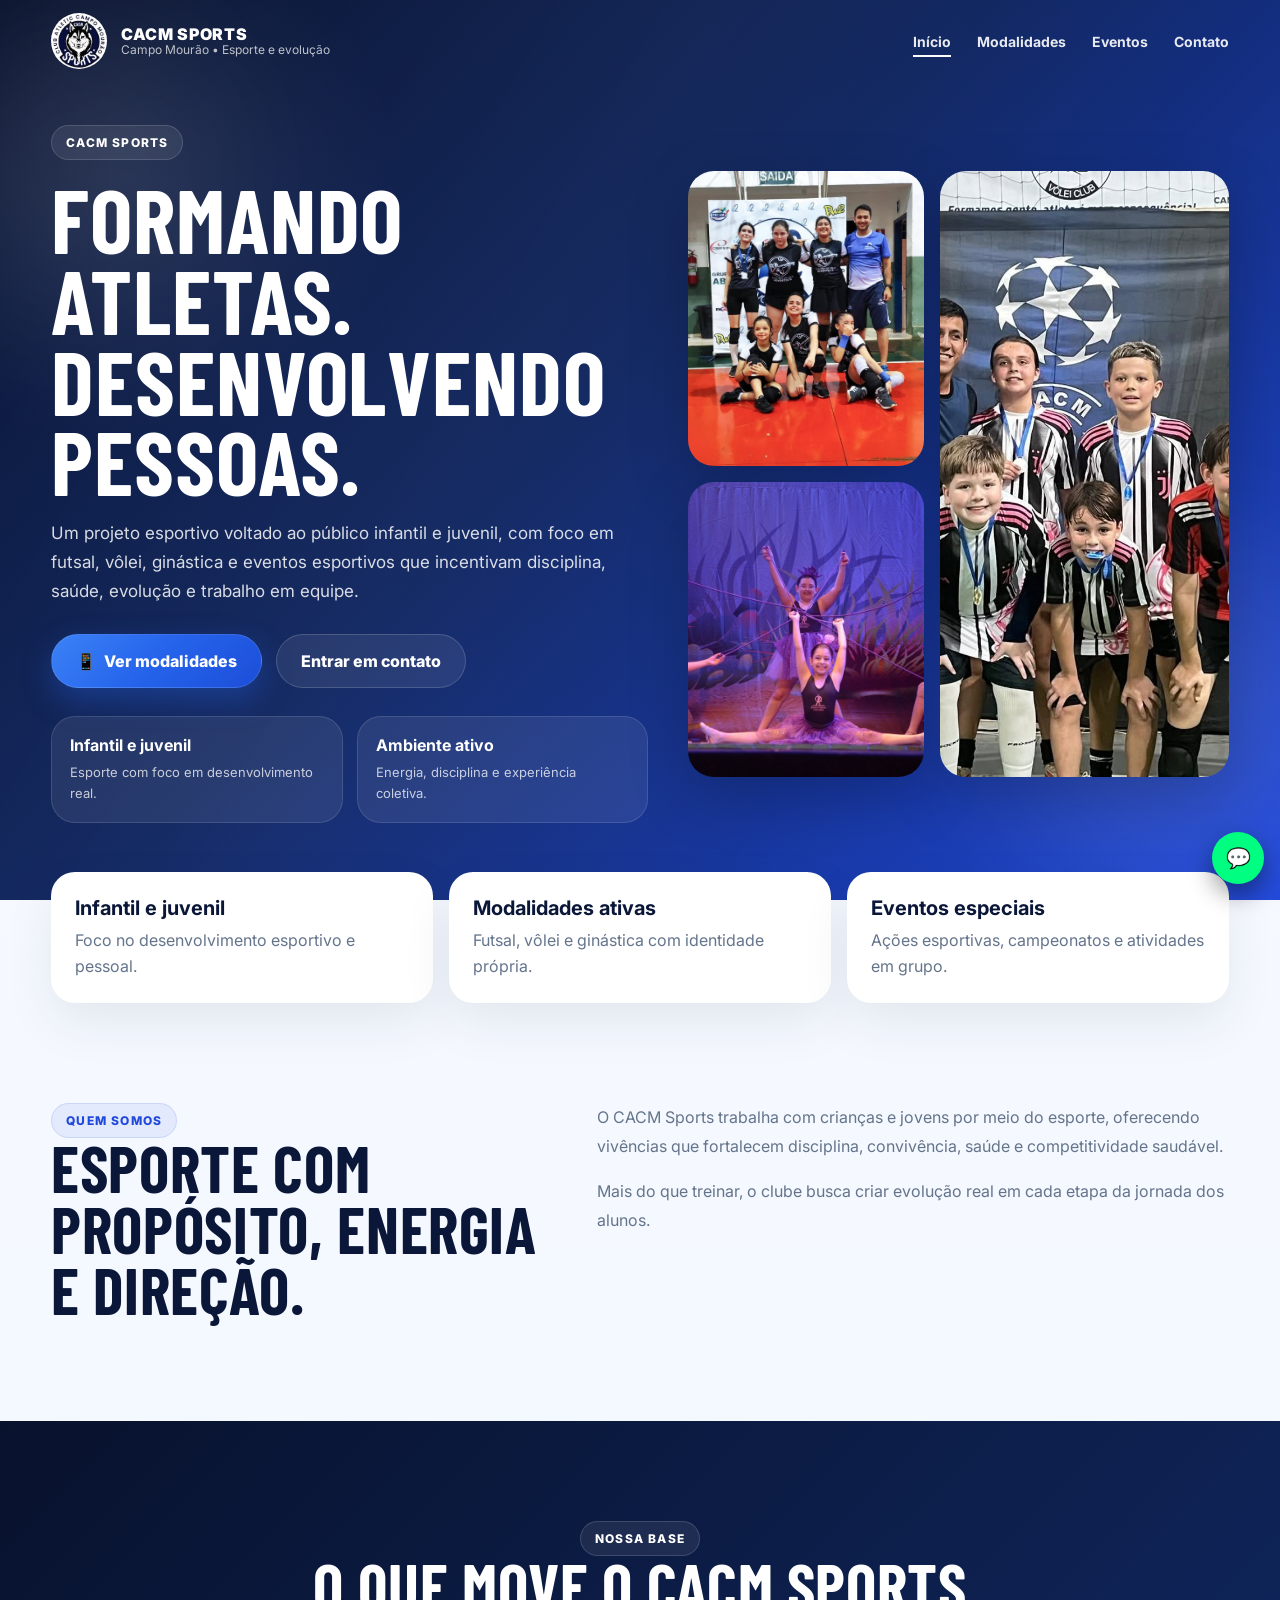
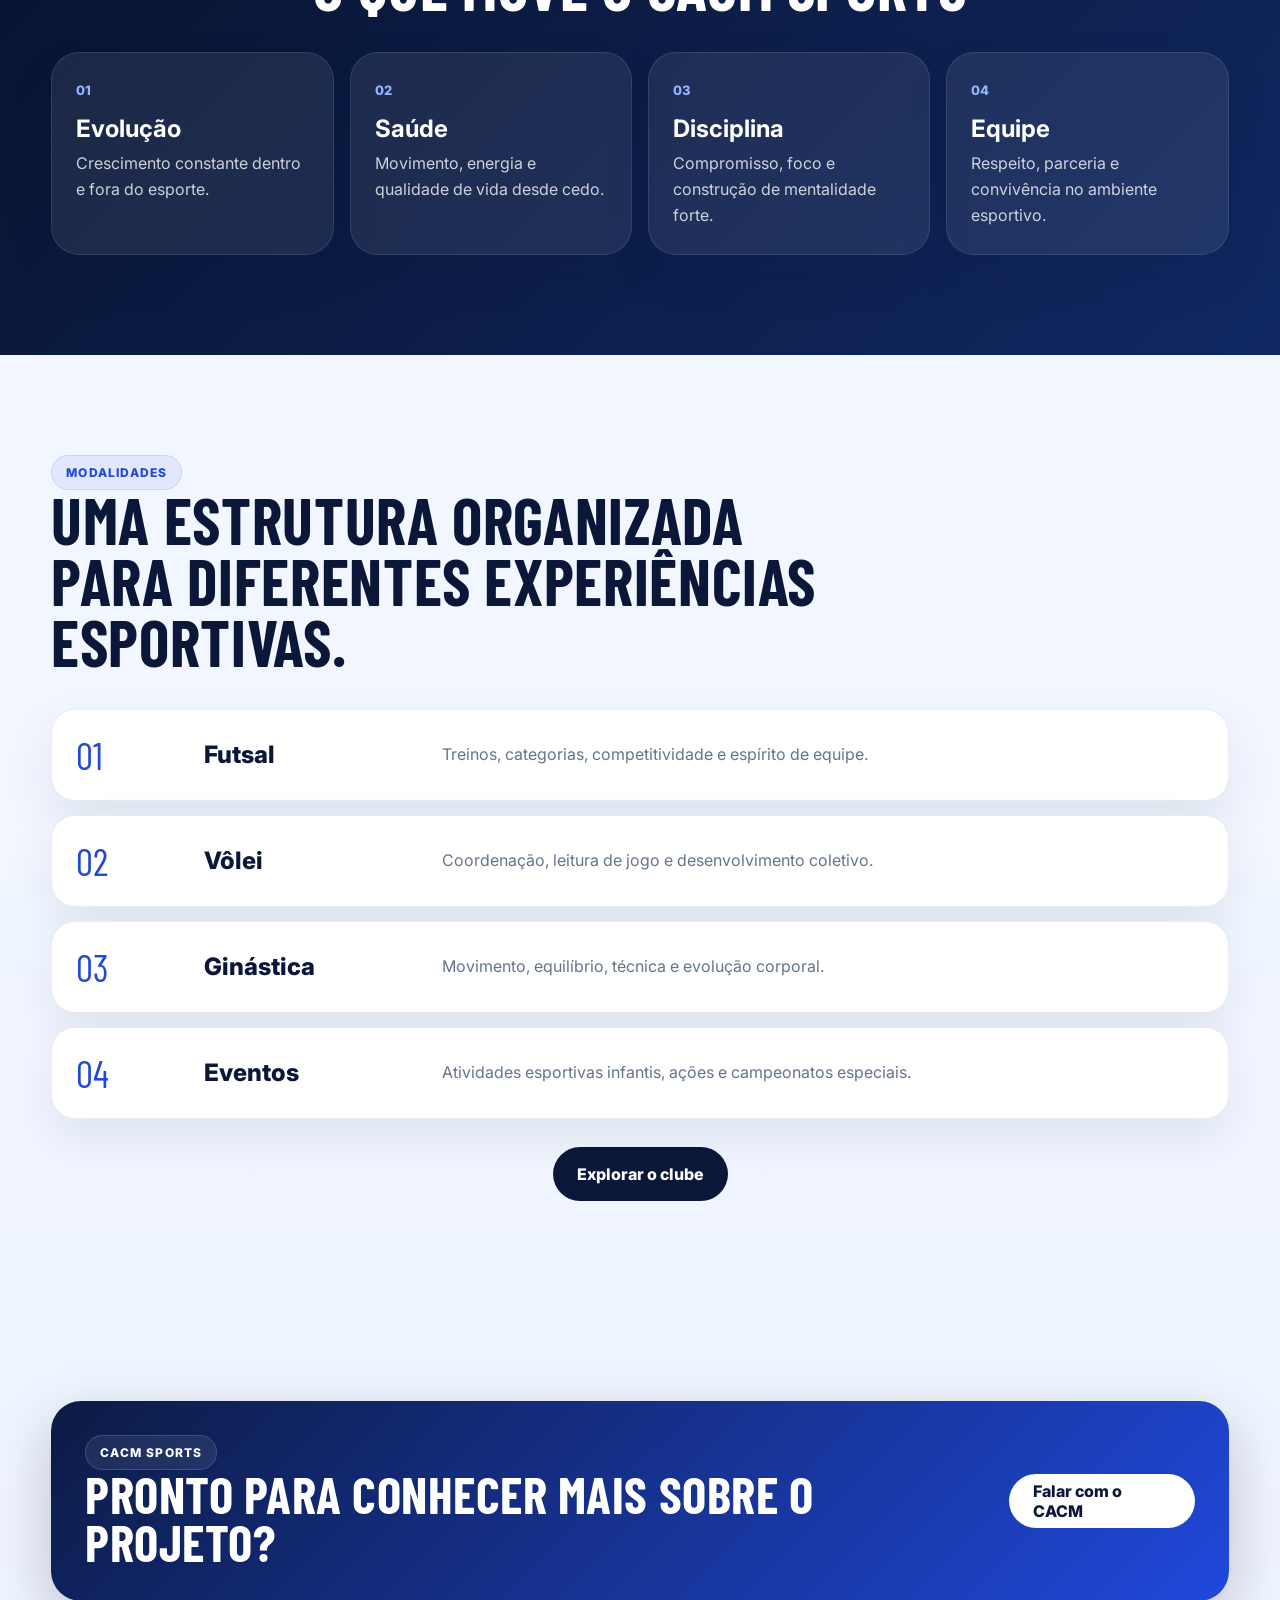
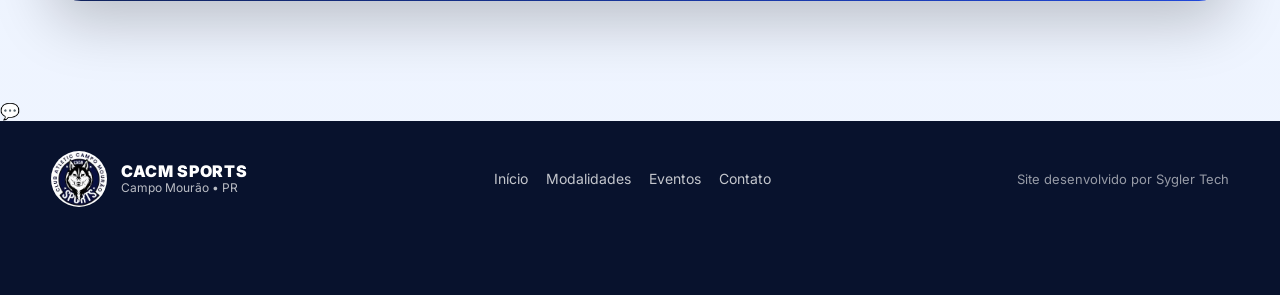
<file: index.html>
<!DOCTYPE html>
<html lang="pt-BR">
<head>
  <meta charset="UTF-8" />
  <meta name="viewport" content="width=device-width, initial-scale=1.0" />
  <title>CACM Sports | Início</title>
  <meta
    name="description"
    content="CACM Sports - futsal, vôlei, ginástica e eventos esportivos infantis em Campo Mourão."
  />
  <link rel="preconnect" href="https://fonts.googleapis.com" />
  <link rel="preconnect" href="https://fonts.gstatic.com" crossorigin />
  <link
    href="https://fonts.googleapis.com/css2?family=Inter:wght@400;500;600;700;800;900&family=Barlow+Condensed:wght@600;700;800&display=swap"
    rel="stylesheet"
  />
  <link rel="stylesheet" href="style.css" />
</head>

<a
  href="https://wa.me/5544999893570?text=Olá! Quero saber mais sobre o CACM Sports."
  class="whatsapp"
  target="_blank"
  rel="noopener noreferrer"
  aria-label="WhatsApp"
>💬</a>





<body>
  <header class="header" id="header">
    <div class="container nav-wrap">
      <a href="index.html" class="brand">
        <img src="imgs/logo-cacm.png" alt="Logo CACM Sports" class="logo" />
        <div class="brand-text">
          <strong>CACM SPORTS</strong>
          <span>Campo Mourão • Esporte e evolução</span>
        </div>
      </a>

      <nav class="nav" id="nav">
        <a href="index.html" class="active">Início</a>
        <a href="modalidades.html">Modalidades</a>
        <a href="eventos.html">Eventos</a>
        <a href="contato.html">Contato</a>
      </nav>

      <button class="menu-btn" id="menuBtn" aria-label="Abrir menu" aria-expanded="false">
        <span></span>
        <span></span>
      </button>
    </div>
  </header>

  <main>
    <section class="hero-v2">
      <div class="hero-bg-shape shape-1"></div>
      <div class="hero-bg-shape shape-2"></div>

      <div class="container hero-v2-grid">
        <div class="hero-v2-copy reveal">
          <span class="tag light">CACM SPORTS</span>
          <h1>FORMANDO ATLETAS. DESENVOLVENDO PESSOAS.</h1>
          <p>
            Um projeto esportivo voltado ao público infantil e juvenil, com foco em
            futsal, vôlei, ginástica e eventos esportivos que incentivam disciplina,
            saúde, evolução e trabalho em equipe.
          </p>

          <div class="hero-actions">
            <a href="modalidades.html" class="btn btn-primary">Ver modalidades</a>
            <a href="contato.html" class="btn btn-secondary">Entrar em contato</a>
          </div>

          <div class="hero-highlights">
            <article>
              <strong>Infantil e juvenil</strong>
              <span>Esporte com foco em desenvolvimento real.</span>
            </article>
            <article>
              <strong>Ambiente ativo</strong>
              <span>Energia, disciplina e experiência coletiva.</span>
            </article>
          </div>
        </div>

        <div class="hero-v2-visual reveal delay-1">
          <div class="hero-photo-card large">
            <img src="imgs/futsal-1.jpg" alt="CACM Sports" />
          </div>
          <div class="hero-photo-card small top">
            <img src="imgs/volei-1.jpg" alt="Vôlei CACM" />
          </div>
          <div class="hero-photo-card small bottom">
            <img src="imgs/ginastica-1.jpg" alt="Ginástica CACM" />
          </div>
        </div>
      </div>
    </section>

    <section class="impact-strip">
      <div class="container impact-grid">
        <article class="impact-box reveal">
          <strong>Infantil e juvenil</strong>
          <span>Foco no desenvolvimento esportivo e pessoal.</span>
        </article>
        <article class="impact-box reveal delay-1">
          <strong>Modalidades ativas</strong>
          <span>Futsal, vôlei e ginástica com identidade própria.</span>
        </article>
        <article class="impact-box reveal delay-2">
          <strong>Eventos especiais</strong>
          <span>Ações esportivas, campeonatos e atividades em grupo.</span>
        </article>
      </div>
    </section>

    <section class="section section-light">
      <div class="container split-section">
        <div class="split-left reveal">
          <span class="tag dark">QUEM SOMOS</span>
          <h2>Esporte com propósito, energia e direção.</h2>
        </div>

        <div class="split-right reveal delay-1">
          <p>
            O CACM Sports trabalha com crianças e jovens por meio do esporte,
            oferecendo vivências que fortalecem disciplina, convivência, saúde
            e competitividade saudável.
          </p>
          <p>
            Mais do que treinar, o clube busca criar evolução real em cada etapa
            da jornada dos alunos.
          </p>
        </div>
      </div>
    </section>

    <section class="section section-dark">
      <div class="container">
        <div class="section-head reveal center light-text">
          <span class="tag light">NOSSA BASE</span>
          <h2>O que move o CACM Sports</h2>
        </div>

        <div class="value-grid">
          <article class="value-card reveal">
            <span>01</span>
            <h3>Evolução</h3>
            <p>Crescimento constante dentro e fora do esporte.</p>
          </article>

          <article class="value-card reveal delay-1">
            <span>02</span>
            <h3>Saúde</h3>
            <p>Movimento, energia e qualidade de vida desde cedo.</p>
          </article>

          <article class="value-card reveal delay-2">
            <span>03</span>
            <h3>Disciplina</h3>
            <p>Compromisso, foco e construção de mentalidade forte.</p>
          </article>

          <article class="value-card reveal delay-3">
            <span>04</span>
            <h3>Equipe</h3>
            <p>Respeito, parceria e convivência no ambiente esportivo.</p>
          </article>
        </div>
      </div>
    </section>

    <section class="section section-light">
      <div class="container">
        <div class="section-head reveal">
          <span class="tag dark">MODALIDADES</span>
          <h2>Uma estrutura organizada para diferentes experiências esportivas.</h2>
        </div>

        <div class="service-list">
          <article class="service-row reveal">
            <div class="service-number">01</div>
            <div class="service-title">Futsal</div>
            <div class="service-desc">Treinos, categorias, competitividade e espírito de equipe.</div>
          </article>

          <article class="service-row reveal delay-1">
            <div class="service-number">02</div>
            <div class="service-title">Vôlei</div>
            <div class="service-desc">Coordenação, leitura de jogo e desenvolvimento coletivo.</div>
          </article>

          <article class="service-row reveal delay-2">
            <div class="service-number">03</div>
            <div class="service-title">Ginástica</div>
            <div class="service-desc">Movimento, equilíbrio, técnica e evolução corporal.</div>
          </article>

          <article class="service-row reveal delay-3">
            <div class="service-number">04</div>
            <div class="service-title">Eventos</div>
            <div class="service-desc">Atividades esportivas infantis, ações e campeonatos especiais.</div>
          </article>
        </div>

        <div class="center-btn reveal">
          <a href="modalidades.html" class="btn btn-dark">Explorar o clube</a>
        </div>
      </div>
    </section>

    <section class="section section-blue">
      <div class="container cta-banner reveal">
        <div>
          <span class="tag light">CACM SPORTS</span>
          <h2>Pronto para conhecer mais sobre o projeto?</h2>
        </div>
        <a href="contato.html" class="btn btn-white">Falar com o CACM</a>
      </div>
    </section>
  </main>

  <a
  href="https://wa.me/5544999893570?text=Olá! Quero saber mais sobre o CACM Sports."
  class="whatsapp-float"
  target="_blank"
  rel="noopener noreferrer"
  aria-label="WhatsApp"
>💬</a>


  <footer class="footer">
    <div class="container footer-wrap">
      <div class="footer-brand">
        <img src="imgs/logo-cacm.png" alt="Logo CACM Sports" class="logo footer-logo" />
        <div>
          <strong>CACM SPORTS</strong>
          <span>Campo Mourão • PR</span>
        </div>
      </div>

      <nav class="footer-nav">
        <a href="index.html">Início</a>
        <a href="modalidades.html">Modalidades</a>
        <a href="eventos.html">Eventos</a>
        <a href="contato.html">Contato</a>
      </nav>

      <p class="footer-note">Site desenvolvido por Sygler Tech</p>
    </div>
  </footer>

  <script src="script.js"></script>
</body>
</html>
</file>
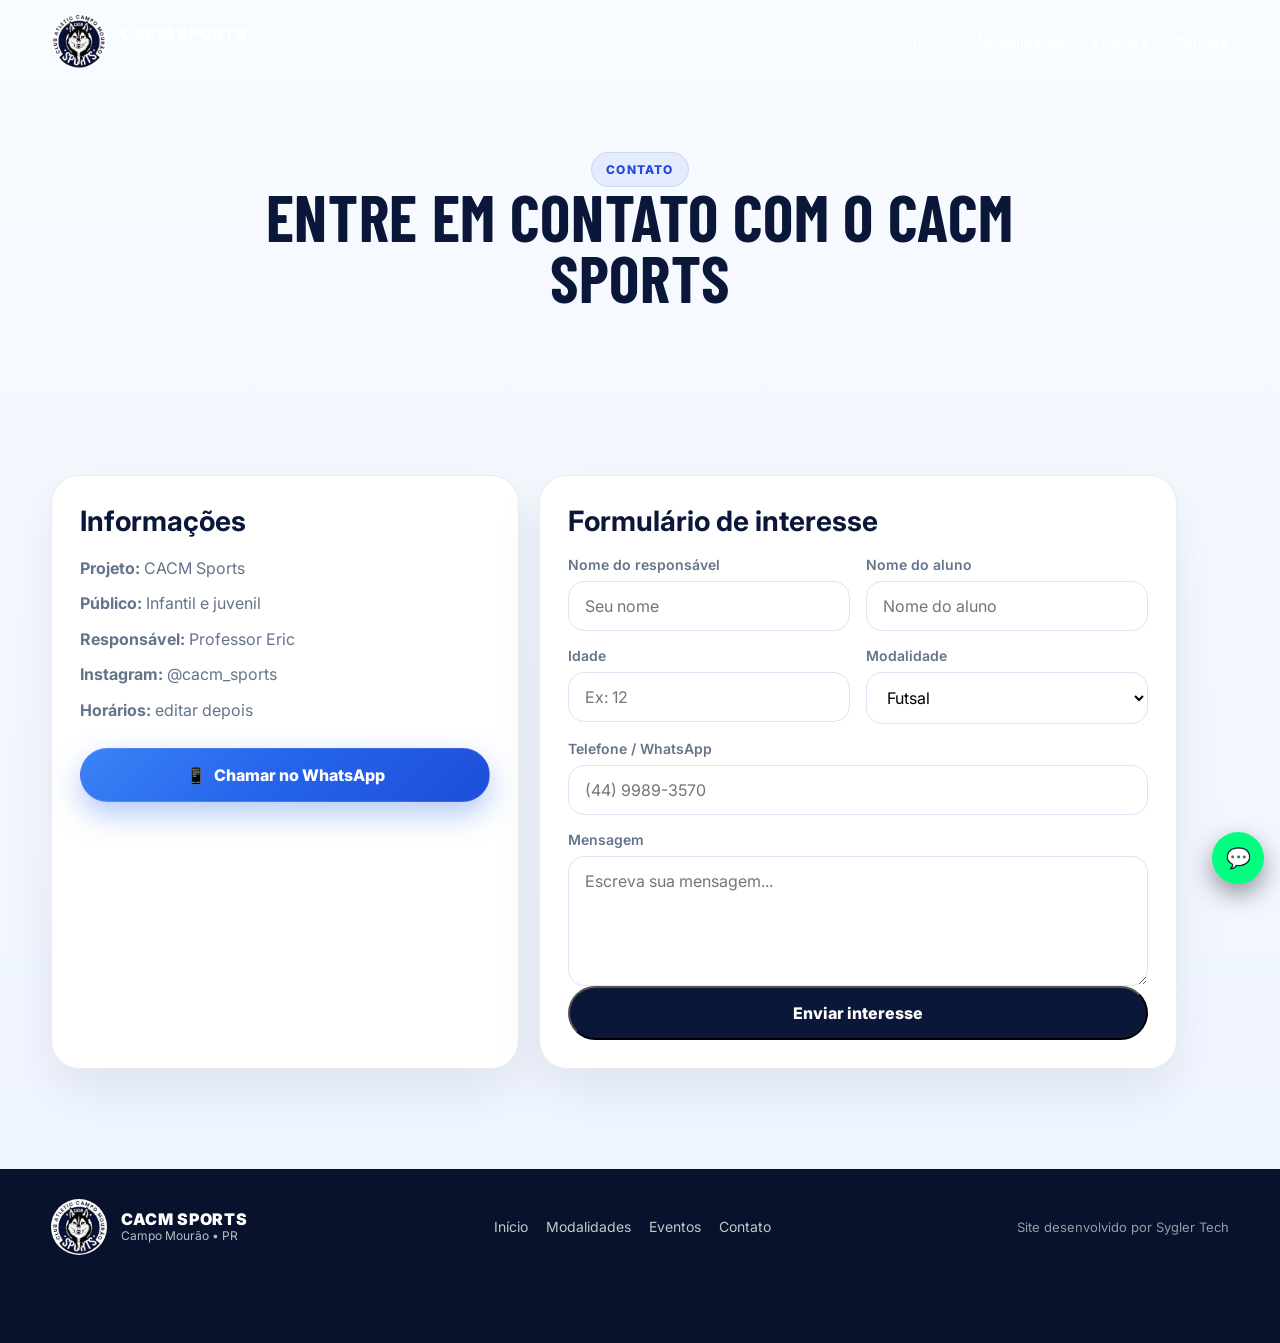
<file: contato.html>
<!DOCTYPE html>
<html lang="pt-BR">
<head>
  <meta charset="UTF-8" />
  <meta name="viewport" content="width=device-width, initial-scale=1.0" />
  <title>CACM Sports | Contato</title>
  <meta name="description" content="Contato CACM Sports." />
  <link rel="preconnect" href="https://fonts.googleapis.com" />
  <link rel="preconnect" href="https://fonts.gstatic.com" crossorigin />
  <link
    href="https://fonts.googleapis.com/css2?family=Inter:wght@400;500;600;700;800;900&family=Barlow+Condensed:wght@600;700;800&display=swap"
    rel="stylesheet"
  />
  <link rel="stylesheet" href="style.css" />
</head>
<body>
  <header class="header" id="header">
    <div class="container nav-wrap">
      <a href="index.html" class="brand">
        <img src="imgs/logo-cacm.png" alt="Logo CACM Sports" class="logo" />
        <div class="brand-text">
          <strong>CACM SPORTS</strong>
          <span>Campo Mourão • Esporte e evolução</span>
        </div>
      </a>

      <nav class="nav" id="nav">
        <a href="index.html">Início</a>
        <a href="modalidades.html">Modalidades</a>
        <a href="eventos.html">Eventos</a>
        <a href="contato.html" class="active">Contato</a>
      </nav>

      <button class="menu-btn" id="menuBtn" aria-label="Abrir menu" aria-expanded="false">
        <span></span>
        <span></span>
      </button>
    </div>
  </header>

  <main class="page-top">
    <section class="subhero-v2">
      <div class="container">
        <div class="section-head reveal center">
          <span class="tag dark">CONTATO</span>
          <h1 class="page-title">Entre em contato com o CACM Sports</h1>
        </div>
      </div>
    </section>

    <section class="section section-light">
      <div class="container contact-layout">
        <div class="contact-info-box reveal">
          <h3>Informações</h3>
          <ul>
            <li><strong>Projeto:</strong> CACM Sports</li>
            <li><strong>Público:</strong> Infantil e juvenil</li>
            <li><strong>Responsável:</strong> Professor Eric</li>
            <li><strong>Instagram:</strong> @cacm_sports</li>
            <li><strong>Horários:</strong> editar depois</li>
          </ul>

          <a
            href="https://wa.me/5544999893570?text=Olá! Quero saber mais sobre o CACM Sports."
            class="btn btn-primary full"
            target="_blank"
            rel="noopener noreferrer"
          >Chamar no WhatsApp</a>
        </div>

        <form class="contact-form-box reveal" id="contactForm">
          <h3>Formulário de interesse</h3>

          <div class="form-grid">
            <div class="field">
              <label for="responsavel">Nome do responsável</label>
              <input type="text" id="responsavel" placeholder="Seu nome" />
            </div>

            <div class="field">
              <label for="aluno">Nome do aluno</label>
              <input type="text" id="aluno" placeholder="Nome do aluno" />
            </div>

            <div class="field">
              <label for="idade">Idade</label>
              <input type="number" id="idade" placeholder="Ex: 12" />
            </div>

            <div class="field">
              <label for="modalidade">Modalidade</label>
              <select id="modalidade">
                <option>Futsal</option>
                <option>Vôlei</option>
                <option>Ginástica</option>
                <option>Eventos esportivos</option>
              </select>
            </div>

            <div class="field full">
              <label for="telefone">Telefone / WhatsApp</label>
              <input type="text" id="telefone" placeholder="(44) 9989-3570" />
            </div>

            <div class="field full">
              <label for="mensagem">Mensagem</label>
              <textarea id="mensagem" rows="5" placeholder="Escreva sua mensagem..."></textarea>
            </div>
          </div>

          <button type="submit" class="btn btn-dark full">Enviar interesse</button>
        </form>
      </div>
    </section>
  </main>

  <a
    href="https://wa.me/5544999893570?text=Olá! Quero saber mais sobre o CACM Sports."
    class="whatsapp"
    target="_blank"
    rel="noopener noreferrer"
    aria-label="WhatsApp"
  >💬</a>

  <footer class="footer">
    <div class="container footer-wrap">
      <div class="footer-brand">
        <img src="imgs/logo-cacm.png" alt="Logo CACM Sports" class="logo footer-logo" />
        <div>
          <strong>CACM SPORTS</strong>
          <span>Campo Mourão • PR</span>
        </div>
      </div>

      <nav class="footer-nav">
        <a href="index.html">Início</a>
        <a href="modalidades.html">Modalidades</a>
        <a href="eventos.html">Eventos</a>
        <a href="contato.html">Contato</a>
      </nav>

      <p class="footer-note">Site desenvolvido por Sygler Tech</p>
    </div>
  </footer>

  <script src="script.js"></script>
</body>
</html>
</file>
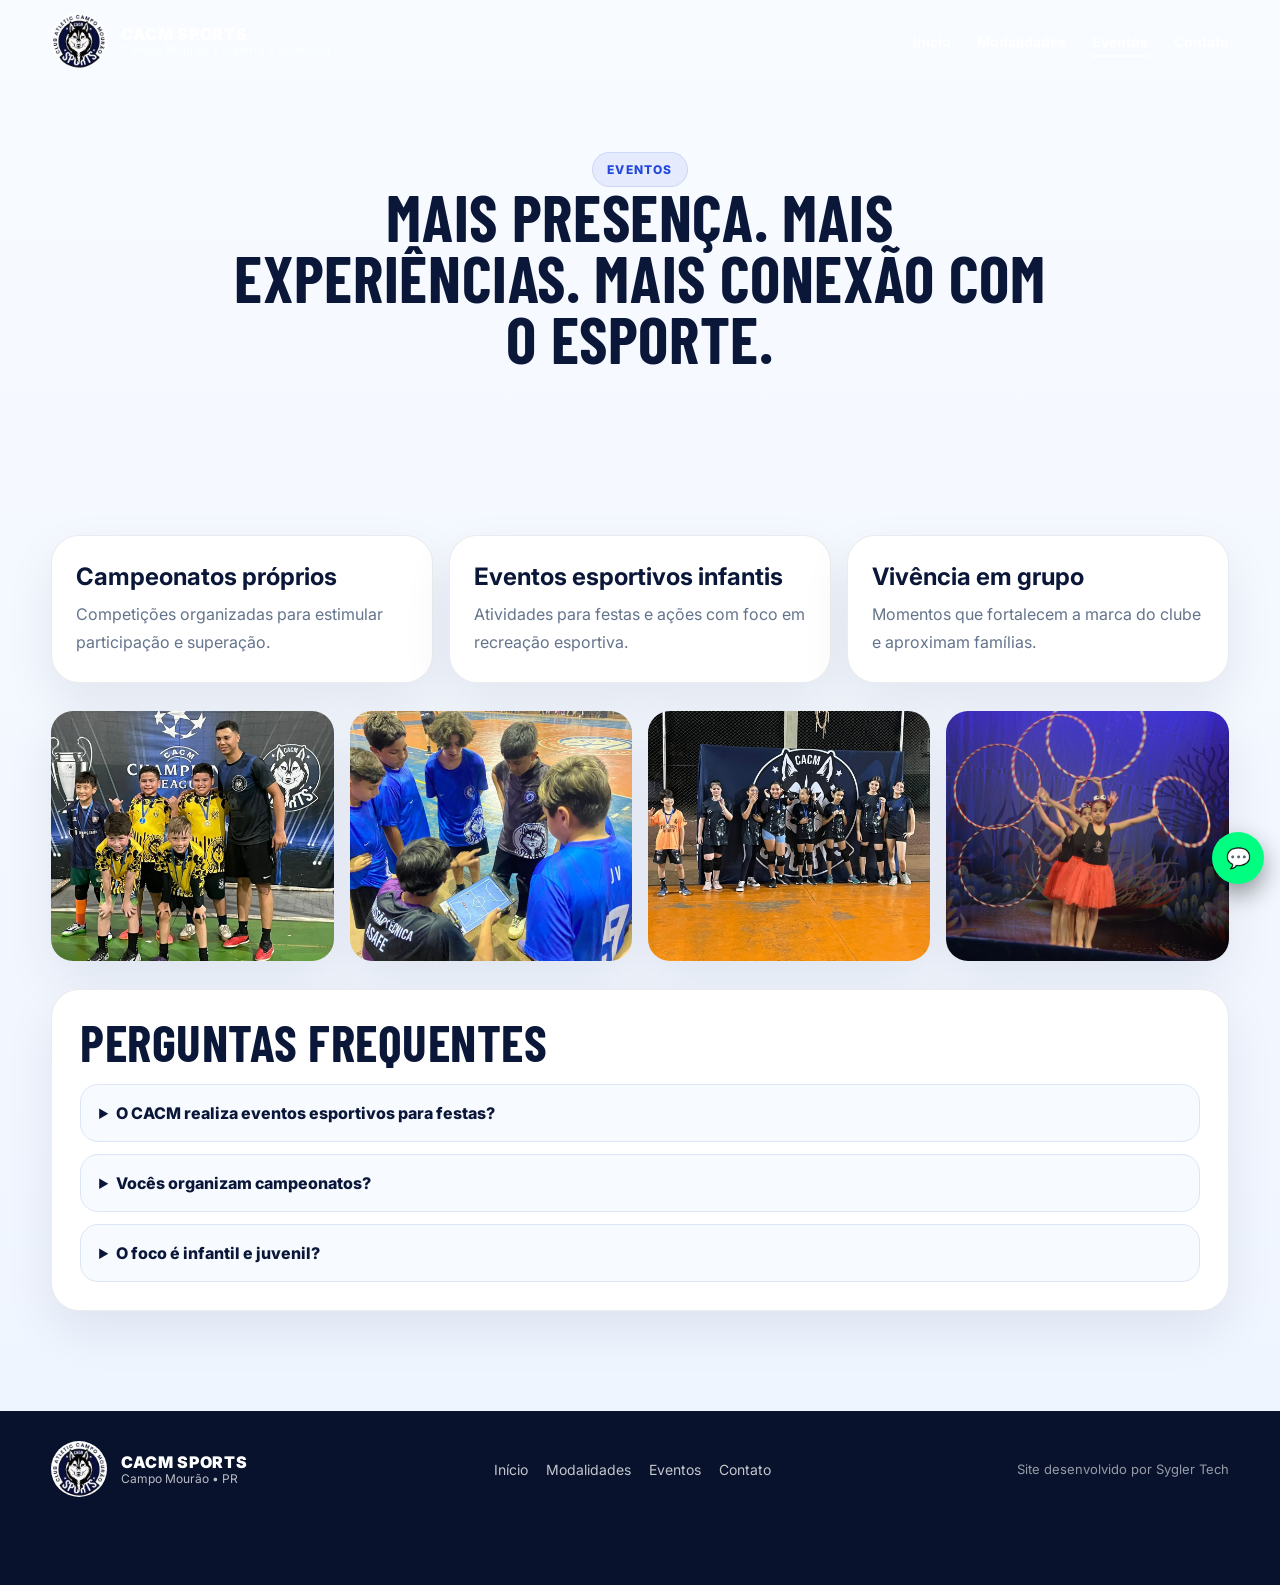
<file: eventos.html>
<!DOCTYPE html>
<html lang="pt-BR">
<head>
  <meta charset="UTF-8" />
  <meta name="viewport" content="width=device-width, initial-scale=1.0" />
  <title>CACM Sports | Eventos</title>
  <meta name="description" content="Eventos e campeonatos do CACM Sports." />
  <link rel="preconnect" href="https://fonts.googleapis.com" />
  <link rel="preconnect" href="https://fonts.gstatic.com" crossorigin />
  <link
    href="https://fonts.googleapis.com/css2?family=Inter:wght@400;500;600;700;800;900&family=Barlow+Condensed:wght@600;700;800&display=swap"
    rel="stylesheet"
  />
  <link rel="stylesheet" href="style.css" />
</head>
<body>
  <header class="header" id="header">
    <div class="container nav-wrap">
      <a href="index.html" class="brand">
        <img src="imgs/logo-cacm.png" alt="Logo CACM Sports" class="logo" />
        <div class="brand-text">
          <strong>CACM SPORTS</strong>
          <span>Campo Mourão • Esporte e evolução</span>
        </div>
      </a>

      <nav class="nav" id="nav">
        <a href="index.html">Início</a>
        <a href="modalidades.html">Modalidades</a>
        <a href="eventos.html" class="active">Eventos</a>
        <a href="contato.html">Contato</a>
      </nav>

      <button class="menu-btn" id="menuBtn" aria-label="Abrir menu" aria-expanded="false">
        <span></span>
        <span></span>
      </button>
    </div>
  </header>

  <main class="page-top">
    <section class="subhero-v2">
      <div class="container">
        <div class="section-head reveal center">
          <span class="tag dark">EVENTOS</span>
          <h1 class="page-title">Mais presença. Mais experiências. Mais conexão com o esporte.</h1>
        </div>
      </div>
    </section>

    <section class="section section-light">
      <div class="container">
        <div class="feature-grid">
          <article class="feature-card reveal">
            <h3>Campeonatos próprios</h3>
            <p>Competições organizadas para estimular participação e superação.</p>
          </article>

          <article class="feature-card reveal delay-1">
            <h3>Eventos esportivos infantis</h3>
            <p>Atividades para festas e ações com foco em recreação esportiva.</p>
          </article>

          <article class="feature-card reveal delay-2">
            <h3>Vivência em grupo</h3>
            <p>Momentos que fortalecem a marca do clube e aproximam famílias.</p>
          </article>
        </div>

        <div class="gallery-grid reveal">
          <img src="imgs/evento-1.jpg" alt="Evento 1" />
          <img src="imgs/evento-2.jpg" alt="Evento 2" />
          <img src="imgs/evento-3.jpg" alt="Evento 3" />
          <img src="imgs/evento-4.jpg" alt="Evento 4" />
        </div>

        <div class="faq-box reveal">
          <h2>Perguntas frequentes</h2>
          <div class="faq-items">
            <details>
              <summary>O CACM realiza eventos esportivos para festas?</summary>
              <p>Sim. O projeto também atua com atividades esportivas infantis em eventos e ocasiões especiais.</p>
            </details>

            <details>
              <summary>Vocês organizam campeonatos?</summary>
              <p>Sim. O CACM também promove campeonatos e ações próprias.</p>
            </details>

            <details>
              <summary>O foco é infantil e juvenil?</summary>
              <p>Sim. O clube atende principalmente crianças e jovens.</p>
            </details>
          </div>
        </div>
      </div>
    </section>
  </main>

  <a
    href="https://wa.me/5544999893570?text=Olá! Quero saber mais sobre os eventos do CACM Sports."
    class="whatsapp"
    target="_blank"
    rel="noopener noreferrer"
    aria-label="WhatsApp"
  >💬</a>

  <footer class="footer">
    <div class="container footer-wrap">
      <div class="footer-brand">
        <img src="imgs/logo-cacm.png" alt="Logo CACM Sports" class="logo footer-logo" />
        <div>
          <strong>CACM SPORTS</strong>
          <span>Campo Mourão • PR</span>
        </div>
      </div>

      <nav class="footer-nav">
        <a href="index.html">Início</a>
        <a href="modalidades.html">Modalidades</a>
        <a href="eventos.html">Eventos</a>
        <a href="contato.html">Contato</a>
      </nav>

      <p class="footer-note">Site desenvolvido por Sygler Tech</p>
    </div>
  </footer>

  <script src="script.js"></script>
</body>
</html>
</file>
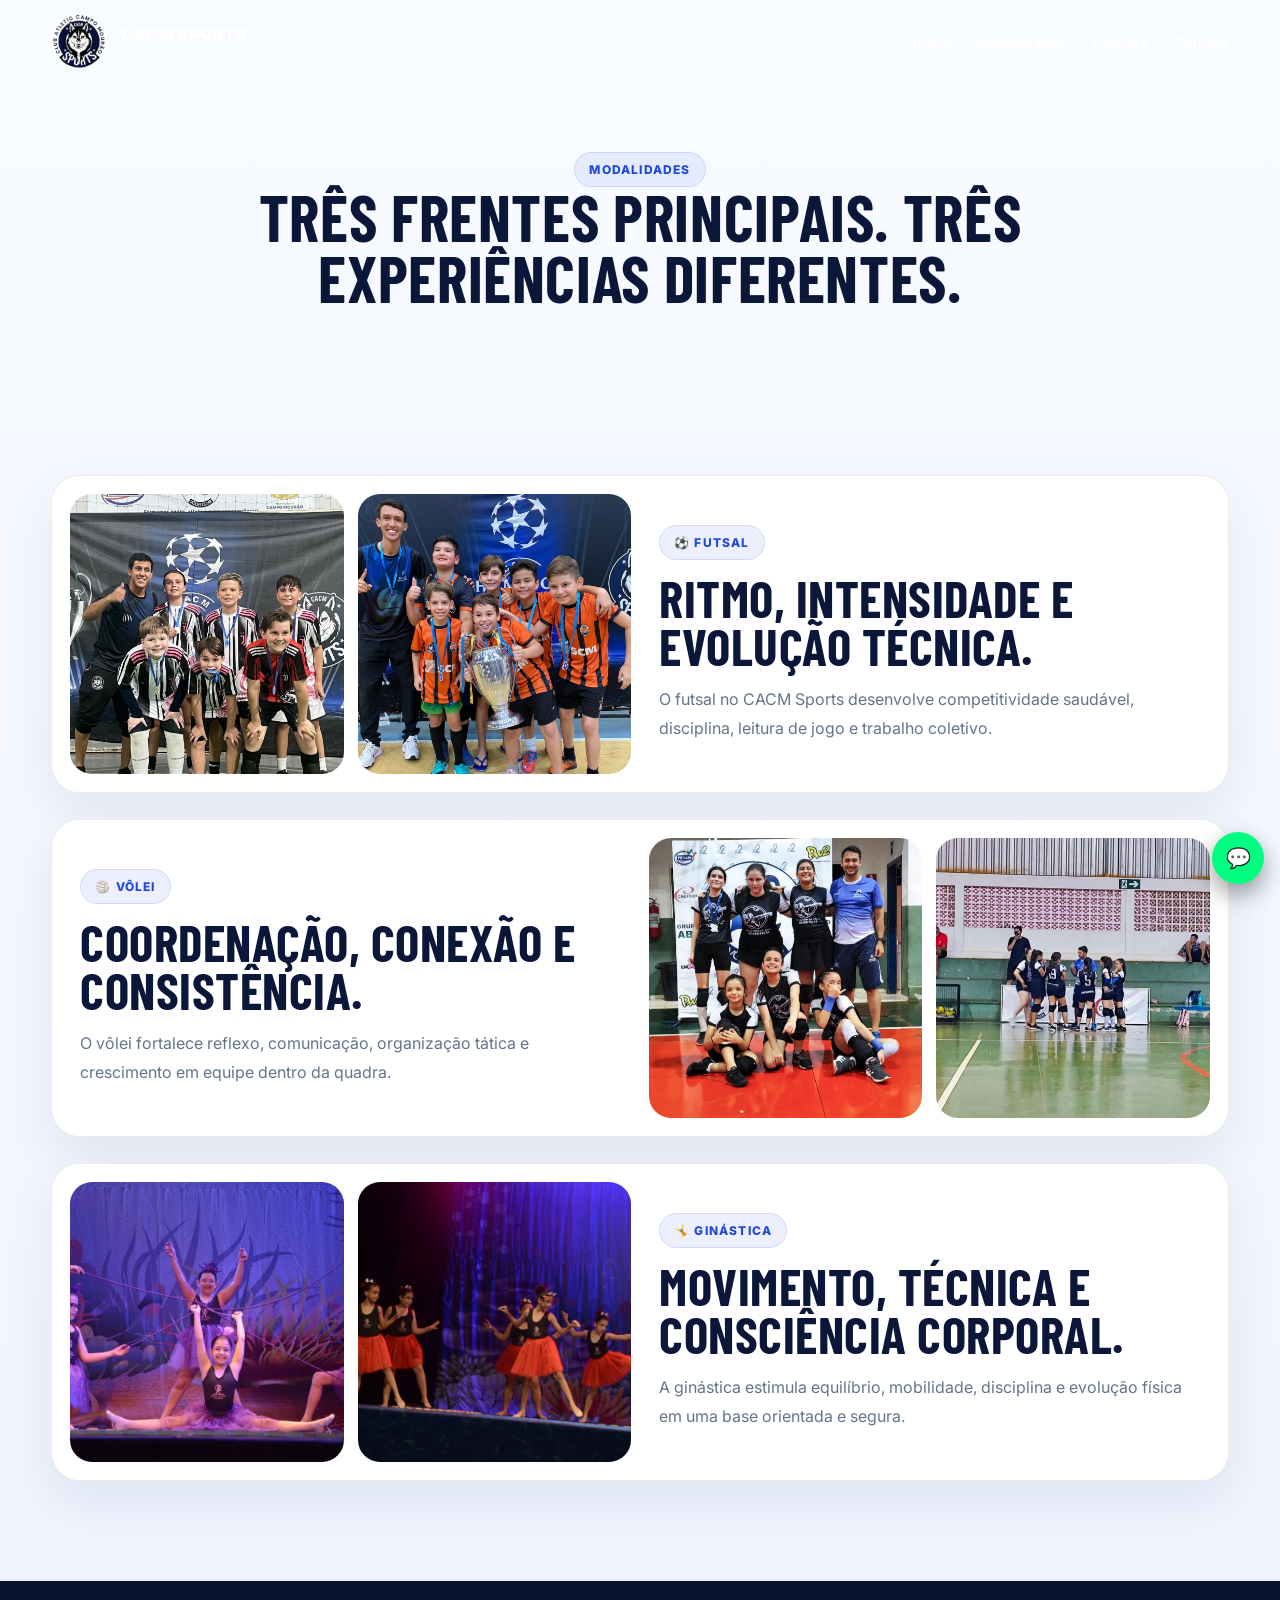
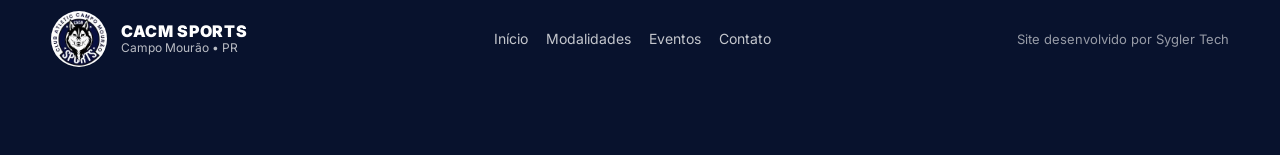
<file: modalidades.html>
<!DOCTYPE html>
<html lang="pt-BR">
<head>
  <meta charset="UTF-8" />
  <meta name="viewport" content="width=device-width, initial-scale=1.0" />
  <title>CACM Sports | Modalidades</title>
  <meta name="description" content="Conheça as modalidades do CACM Sports." />
  <link rel="preconnect" href="https://fonts.googleapis.com" />
  <link rel="preconnect" href="https://fonts.gstatic.com" crossorigin />
  <link
    href="https://fonts.googleapis.com/css2?family=Inter:wght@400;500;600;700;800;900&family=Barlow+Condensed:wght@600;700;800&display=swap"
    rel="stylesheet"
  />
  <link rel="stylesheet" href="style.css" />
</head>
<body>
  <header class="header" id="header">
    <div class="container nav-wrap">
      <a href="index.html" class="brand">
        <img src="imgs/logo-cacm.png" alt="Logo CACM Sports" class="logo" />
        <div class="brand-text">
          <strong>CACM SPORTS</strong>
          <span>Campo Mourão • Esporte e evolução</span>
        </div>
      </a>

      <nav class="nav" id="nav">
        <a href="index.html">Início</a>
        <a href="modalidades.html" class="active">Modalidades</a>
        <a href="eventos.html">Eventos</a>
        <a href="contato.html">Contato</a>
      </nav>

      <button class="menu-btn" id="menuBtn" aria-label="Abrir menu" aria-expanded="false">
        <span></span>
        <span></span>
      </button>
    </div>
  </header>

  <main class="page-top">
    <section class="subhero-v2">
      <div class="container">
        <div class="section-head reveal center">
          <span class="tag dark">MODALIDADES</span>
          <h1 class="page-title">Três frentes principais. Três experiências diferentes.</h1>
        </div>
      </div>
    </section>

    <section class="section section-light">
      <div class="container modality-stack">
        <article class="modality-card reveal">
          <div class="modality-media">
            <img src="imgs/futsal-1.jpg" alt="Futsal 1" />
            <img src="imgs/futsal-2.jpg" alt="Futsal 2" />
          </div>
          <div class="modality-copy">
            <span class="tag dark">⚽ FUTSAL</span>
            <h2>Ritmo, intensidade e evolução técnica.</h2>
            <p>
              O futsal no CACM Sports desenvolve competitividade saudável,
              disciplina, leitura de jogo e trabalho coletivo.
            </p>
          </div>
        </article>

        <article class="modality-card reverse reveal">
          <div class="modality-media">
            <img src="imgs/volei-1.jpg" alt="Vôlei 1" />
            <img src="imgs/volei-2.jpg" alt="Vôlei 2" />
          </div>
          <div class="modality-copy">
            <span class="tag dark">🏐 VÔLEI</span>
            <h2>Coordenação, conexão e consistência.</h2>
            <p>
              O vôlei fortalece reflexo, comunicação, organização tática e
              crescimento em equipe dentro da quadra.
            </p>
          </div>
        </article>

        <article class="modality-card reveal">
          <div class="modality-media">
            <img src="imgs/ginastica-1.jpg" alt="Ginástica 1" />
            <img src="imgs/ginastica-2.jpg" alt="Ginástica 2" />
          </div>
          <div class="modality-copy">
            <span class="tag dark">🤸 GINÁSTICA</span>
            <h2>Movimento, técnica e consciência corporal.</h2>
            <p>
              A ginástica estimula equilíbrio, mobilidade, disciplina e evolução
              física em uma base orientada e segura.
            </p>
          </div>
        </article>
      </div>
    </section>
  </main>

  <a
    href="https://wa.me/5544999893570?text=Olá! Quero saber mais sobre as modalidades do CACM Sports."
    class="whatsapp"
    target="_blank"
    rel="noopener noreferrer"
    aria-label="WhatsApp"
  >💬</a>

  <footer class="footer">
    <div class="container footer-wrap">
      <div class="footer-brand">
        <img src="imgs/logo-cacm.png" alt="Logo CACM Sports" class="logo footer-logo" />
        <div>
          <strong>CACM SPORTS</strong>
          <span>Campo Mourão • PR</span>
        </div>
      </div>

      <nav class="footer-nav">
        <a href="index.html">Início</a>
        <a href="modalidades.html">Modalidades</a>
        <a href="eventos.html">Eventos</a>
        <a href="contato.html">Contato</a>
      </nav>

      <p class="footer-note">Site desenvolvido por Sygler Tech</p>
    </div>
  </footer>

  <script src="script.js"></script>
</body>
</html>
</file>
<file: style.css>
:root {
  --blue: #2048db;
  --blue-dark: #0b1739;
  --blue-deep: #08122d;
  --white: #ffffff;
  --black: #05070d;
  --text: #0f172a;
  --muted: #64748b;
  --line: #dce5f5;
  --surface: #ffffff;
  --surface-soft: #f7faff;
  --radius-xl: 34px;
  --radius-lg: 24px;
  --radius-md: 18px;
  --shadow: 0 20px 50px rgba(11, 23, 57, 0.08);
  --shadow-dark: 0 20px 60px rgba(0, 0, 0, 0.22);
  --container: 1180px;
  --transition: 0.3s ease;
}

* {
  margin: 0;
  padding: 0;
  box-sizing: border-box;
}

html {
  scroll-behavior: smooth;
}

html,
body {
  overflow-x: hidden;
  width: 100%;
}

body {
  font-family: "Inter", sans-serif;
  color: var(--text);
  background: linear-gradient(180deg, #f8fbff 0%, #eef4ff 100%);
}

img {
  display: block;
  max-width: 100%;
}

a {
  text-decoration: none;
  color: inherit;
}

button,
input,
textarea,
select {
  font: inherit;
}

.container {
  width: min(92%, var(--container));
  margin: 0 auto;
}

/* HEADER */
.header {
  position: fixed;
  inset: 0 0 auto 0;
  z-index: 1000;
  transition: var(--transition);
}

.header.scrolled {
  background: rgba(8, 18, 45, 0.84);
  backdrop-filter: blur(14px);
  box-shadow: 0 1px 0 rgba(255, 255, 255, 0.08);
}

.nav-wrap {
  min-height: 82px;
  display: flex;
  align-items: center;
  justify-content: space-between;
  gap: 18px;
}

.brand,
.footer-brand {
  display: flex;
  align-items: center;
  gap: 14px;
}

.logo,
.footer-logo {
  width: 56px;
  height: 56px;
  object-fit: cover;
  border-radius: 50%;
  overflow: hidden;
  flex-shrink: 0;
}

.brand-text,
.footer-brand div {
  display: flex;
  flex-direction: column;
  line-height: 1.1;
}

.brand-text strong,
.footer-brand strong {
  color: var(--white);
  font-weight: 900;
  letter-spacing: 0.04em;
  font-size: 16px;
}

.brand-text span,
.footer-brand span {
  color: rgba(255, 255, 255, 0.72);
  font-size: 12px;
}

.nav {
  display: flex;
  gap: 26px;
  align-items: center;
}

.nav a {
  color: rgba(255, 255, 255, 0.9);
  font-weight: 700;
  font-size: 14px;
  position: relative;
}

.nav a::after {
  content: "";
  position: absolute;
  left: 0;
  bottom: -7px;
  width: 0;
  height: 2px;
  background: var(--white);
  transition: var(--transition);
}

.nav a:hover::after,
.nav a.active::after {
  width: 100%;
}

.menu-btn {
  display: none;
  width: 48px;
  height: 48px;
  border: none;
  background: rgba(255, 255, 255, 0.08);
  border-radius: 14px;
  position: relative;
  cursor: pointer;
}

.menu-btn span {
  position: absolute;
  left: 14px;
  width: 20px;
  height: 2px;
  background: var(--white);
  transition: var(--transition);
}

.menu-btn span:first-child {
  top: 18px;
}

.menu-btn span:last-child {
  top: 27px;
}

.menu-btn.active span:first-child {
  top: 23px;
  transform: rotate(45deg);
}

.menu-btn.active span:last-child {
  top: 23px;
  transform: rotate(-45deg);
}

/* HERO */
.hero-v2 {
  position: relative;
  min-height: 100vh;
  display: flex;
  align-items: center;
  padding: 120px 0 72px;
  background:
    radial-gradient(circle at 10% 20%, rgba(255, 255, 255, 0.08), transparent 20%),
    radial-gradient(circle at 90% 80%, rgba(255, 255, 255, 0.08), transparent 18%),
    linear-gradient(135deg, #08122d 0%, #0f255f 45%, #2048db 100%);
  overflow: hidden;
}

.hero-v2::before {
  content: "";
  position: absolute;
  inset: 0;
  background: linear-gradient(120deg, transparent 0%, rgba(255, 255, 255, 0.03) 40%, transparent 70%);
  pointer-events: none;
}

.hero-bg-shape {
  position: absolute;
  border-radius: 50%;
  filter: blur(70px);
  opacity: 0.35;
  pointer-events: none;
}

.shape-1 {
  width: 280px;
  height: 280px;
  background: rgba(255, 255, 255, 0.16);
  top: 30px;
  left: -60px;
}

.shape-2 {
  width: 340px;
  height: 340px;
  background: rgba(255, 255, 255, 0.12);
  right: -90px;
  bottom: 30px;
}

.hero-v2-grid {
  display: grid;
  grid-template-columns: 1.05fr 0.95fr;
  gap: 40px;
  align-items: center;
}

.tag {
  display: inline-flex;
  align-items: center;
  padding: 9px 14px;
  border-radius: 999px;
  font-size: 12px;
  font-weight: 800;
  letter-spacing: 0.1em;
  text-transform: uppercase;
}

.tag.light {
  background: rgba(255, 255, 255, 0.08);
  color: var(--white);
  border: 1px solid rgba(255, 255, 255, 0.14);
}

.tag.dark {
  background: rgba(32, 72, 219, 0.08);
  color: var(--blue);
  border: 1px solid rgba(32, 72, 219, 0.12);
}

.hero-v2-copy .tag {
  margin-bottom: 18px;
}

.hero-v2-copy h1,
.page-title,
.section-head h2,
.modality-copy h2,
.faq-box h2,
.split-left h2,
.cta-banner h2 {
  font-family: "Barlow Condensed", sans-serif;
  text-transform: uppercase;
  line-height: 0.95;
  letter-spacing: 0.01em;
}

.hero-v2-copy h1 {
  color: var(--white);
  font-size: clamp(54px, 7vw, 108px);
  margin-bottom: 18px;
  line-height: 0.9;
  max-width: 680px;
  word-break: normal;
  overflow-wrap: normal;
}

.hero-v2-copy p {
  color: rgba(255, 255, 255, 0.84);
  font-size: 17px;
  line-height: 1.7;
  max-width: 620px;
}

.hero-actions {
  display: flex;
  gap: 14px;
  flex-wrap: wrap;
  margin-top: 28px;
}

.hero-highlights {
  display: grid;
  grid-template-columns: 1fr 1fr;
  gap: 14px;
  margin-top: 28px;
}

.hero-highlights article {
  padding: 18px;
  border-radius: var(--radius-lg);
  background: rgba(255, 255, 255, 0.08);
  border: 1px solid rgba(255, 255, 255, 0.12);
}

.hero-highlights strong {
  display: block;
  color: var(--white);
  margin-bottom: 6px;
}

.hero-highlights span {
  color: rgba(255, 255, 255, 0.75);
  font-size: 13px;
  line-height: 1.5;
}

.hero-v2-visual {
  position: relative;
  display: grid;
  grid-template-columns: 0.9fr 1.1fr;
  grid-template-rows: 1fr 1fr;
  gap: 16px;
  min-height: 460px;
}

.hero-photo-card {
  position: relative;
  overflow: hidden;
  border-radius: 26px;
  box-shadow: var(--shadow-dark);
  height: 100%;
}

.hero-photo-card img {
  width: 100%;
  height: 100%;
  object-fit: cover;
}

.hero-photo-card.large {
  grid-column: 2 / 3;
  grid-row: 1 / 3;
  min-height: 460px;
}

.hero-photo-card.small.top {
  grid-column: 1 / 2;
  grid-row: 1 / 2;
  min-height: 220px;
}

.hero-photo-card.small.bottom {
  grid-column: 1 / 2;
  grid-row: 2 / 3;
  min-height: 220px;
}

/* IMPACT */
.impact-strip {
  margin-top: -28px;
  position: relative;
  z-index: 3;
}

.impact-grid {
  display: grid;
  grid-template-columns: repeat(3, 1fr);
  gap: 16px;
}

.impact-box {
  background: var(--surface);
  border-radius: 24px;
  padding: 24px;
  box-shadow: var(--shadow);
}

.impact-box strong {
  display: block;
  color: var(--blue-dark);
  font-size: 20px;
  margin-bottom: 8px;
}

.impact-box span {
  color: var(--muted);
  line-height: 1.6;
}

/* SECTIONS */
.section {
  padding: 100px 0;
}

.section-light {
  background: transparent;
}

.section-dark {
  background: linear-gradient(135deg, #08122d 0%, #102862 100%);
}

.section-blue {
  background: transparent;
}

.section-head {
  max-width: 820px;
  margin-bottom: 36px;
}

.section-head.center {
  text-align: center;
  margin-inline: auto;
}

.section-head.light-text h2,
.section-head.light-text p {
  color: var(--white);
}

.section-head h2,
.page-title {
  color: var(--blue-dark);
  font-size: clamp(40px, 5vw, 78px);
  margin-bottom: 14px;
}

.section-head p {
  color: var(--muted);
  line-height: 1.7;
}

.split-section {
  display: grid;
  grid-template-columns: 0.9fr 1.1fr;
  gap: 28px;
  align-items: start;
}

.split-left h2 {
  color: var(--blue-dark);
  font-size: clamp(40px, 5vw, 72px);
}

.split-right p {
  color: var(--muted);
  line-height: 1.8;
  font-size: 16px;
  margin-bottom: 16px;
}

.value-grid,
.feature-grid {
  display: grid;
  grid-template-columns: repeat(4, 1fr);
  gap: 16px;
}

.feature-grid {
  grid-template-columns: repeat(3, 1fr);
}

.value-card,
.feature-card,
.contact-info-box,
.contact-form-box,
.modality-card,
.faq-box {
  background: var(--surface);
  border: 1px solid rgba(8, 18, 45, 0.08);
  border-radius: 28px;
  box-shadow: var(--shadow);
}

.value-card {
  padding: 26px 24px;
  background: rgba(255, 255, 255, 0.08);
  border: 1px solid rgba(255, 255, 255, 0.1);
}

.value-card span {
  display: inline-block;
  color: #94b4ff;
  font-size: 13px;
  font-weight: 800;
  margin-bottom: 16px;
}

.value-card h3 {
  color: var(--white);
  font-size: 24px;
  margin-bottom: 8px;
}

.value-card p {
  color: rgba(255, 255, 255, 0.78);
  line-height: 1.6;
}

.feature-card {
  padding: 26px 24px;
}

.feature-card h3 {
  color: var(--blue-dark);
  font-size: 24px;
  margin-bottom: 10px;
}

.feature-card p {
  color: var(--muted);
  line-height: 1.7;
}

.service-list {
  display: grid;
  gap: 14px;
}

.service-row {
  display: grid;
  grid-template-columns: 110px 220px 1fr;
  align-items: center;
  gap: 18px;
  padding: 22px 24px;
  border-radius: 24px;
  background: var(--surface);
  border: 1px solid rgba(8, 18, 45, 0.08);
  box-shadow: var(--shadow);
}

.service-number {
  font-family: "Barlow Condensed", sans-serif;
  font-size: 38px;
  color: var(--blue);
}

.service-title {
  font-size: 24px;
  font-weight: 800;
  color: var(--blue-dark);
}

.service-desc {
  color: var(--muted);
  line-height: 1.7;
}

.center-btn {
  display: flex;
  justify-content: center;
  margin-top: 28px;
}

.cta-banner {
  padding: 34px;
  border-radius: 30px;
  background: linear-gradient(135deg, #0c1b44 0%, #2048db 100%);
  display: flex;
  justify-content: space-between;
  align-items: center;
  gap: 22px;
  box-shadow: var(--shadow-dark);
}

.cta-banner h2 {
  color: var(--white);
  font-size: clamp(36px, 4vw, 64px);
}

/* BUTTONS */
.btn {
  min-height: 54px;
  padding: 0 24px;
  border-radius: 999px;
  display: inline-flex;
  justify-content: center;
  align-items: center;
  font-weight: 800;
  transition: var(--transition);
}

.btn:hover {
  transform: translateY(-3px);
}

.btn-primary {
  background: linear-gradient(135deg, #3b82f6, #2563eb, #1d4ed8);
  color: #fff;
  font-weight: 800;
  border-radius: 999px;
  padding: 16px 24px;
  position: relative;
  overflow: hidden;
  box-shadow: 0 12px 30px rgba(37, 99, 235, 0.35);
  border: 1px solid rgba(255, 255, 255, 0.12);
}

.btn-primary::after {
  content: "";
  position: absolute;
  top: 0;
  left: -60%;
  width: 50%;
  height: 100%;
  background: rgba(255, 255, 255, 0.22);
  transform: skewX(-25deg);
  transition: 0.5s;
}

.btn-primary:hover::after {
  left: 120%;
}

.btn-primary:hover {
  transform: translateY(-4px) scale(1.03);
  box-shadow: 0 16px 34px rgba(37, 99, 235, 0.45);
}

.btn-primary::before {
  content: "📱";
  font-size: 16px;
  margin-right: 8px;
}

.btn-secondary {
  background: rgba(255, 255, 255, 0.08);
  color: var(--white);
  border: 1px solid rgba(255, 255, 255, 0.16);
}

.btn-dark {
  background: var(--blue-dark);
  color: var(--white);
}

.btn-white {
  background: var(--white);
  color: var(--blue-dark);
}

.full {
  width: 100%;
}

/* SUBPAGES */
.page-top {
  padding-top: 82px;
}

.subhero-v2 {
  padding: 70px 0 30px;
}

.modality-stack {
  display: grid;
  gap: 26px;
}

.modality-card {
  display: grid;
  grid-template-columns: 1fr 1fr;
  gap: 18px;
  padding: 18px;
}

.modality-card.reverse .modality-media {
  order: 2;
}

.modality-card.reverse .modality-copy {
  order: 1;
}

.modality-media {
  display: grid;
  grid-template-columns: 1fr 1fr;
  gap: 14px;
}

.modality-media img,
.gallery-grid img {
  width: 100%;
  height: 280px;
  object-fit: cover;
  border-radius: 22px;
  transition: transform 0.4s ease;
}

.modality-media img:hover,
.gallery-grid img:hover {
  transform: scale(1.03);
}

.modality-copy {
  display: flex;
  flex-direction: column;
  justify-content: center;
  padding: 10px;
}

.modality-copy .tag {
  margin-bottom: 14px;
  width: fit-content;
}

.modality-copy h2 {
  color: var(--blue-dark);
  font-size: clamp(34px, 4vw, 60px);
  margin-bottom: 14px;
}

.modality-copy p {
  color: var(--muted);
  line-height: 1.8;
}

.gallery-grid {
  display: grid;
  grid-template-columns: repeat(4, 1fr);
  gap: 16px;
  margin: 28px 0;
}

.gallery-grid img {
  height: 250px;
  box-shadow: var(--shadow);
}

.faq-box {
  padding: 28px;
}

.faq-box h2 {
  color: var(--blue-dark);
  font-size: clamp(34px, 4vw, 58px);
  margin-bottom: 18px;
}

.faq-items {
  display: grid;
  gap: 12px;
}

.faq-items details {
  padding: 18px;
  border-radius: 18px;
  background: var(--surface-soft);
  border: 1px solid var(--line);
}

.faq-items summary {
  cursor: pointer;
  font-weight: 800;
  color: var(--blue-dark);
}

.faq-items p {
  margin-top: 10px;
  color: var(--muted);
  line-height: 1.7;
}

/* CONTACT */
.contact-layout {
  display: grid;
  grid-template-columns: 0.9fr 1.1fr;
  gap: 20px;
}

.contact-info-box,
.contact-form-box {
  padding: 28px;
}

.contact-info-box h3,
.contact-form-box h3 {
  color: var(--blue-dark);
  font-size: 28px;
  margin-bottom: 18px;
}

.contact-info-box ul {
  list-style: none;
  display: grid;
  gap: 10px;
  margin-bottom: 24px;
}

.contact-info-box li {
  color: var(--muted);
  line-height: 1.6;
}

.form-grid {
  display: grid;
  grid-template-columns: 1fr 1fr;
  gap: 16px;
}

.field {
  display: flex;
  flex-direction: column;
  gap: 8px;
}

.field.full {
  grid-column: 1 / -1;
}

.field label {
  color: var(--muted);
  font-size: 14px;
  font-weight: 600;
}

.field input,
.field select,
.field textarea {
  border: 1px solid var(--line);
  border-radius: 16px;
  padding: 14px 16px;
  background: var(--white);
  outline: none;
}

.field input:focus,
.field select:focus,
.field textarea:focus {
  border-color: var(--blue);
  box-shadow: 0 0 0 3px rgba(32, 72, 219, 0.08);
}

/* WHATSAPP */
.whatsapp {
  position: fixed;
  right: 16px;
  bottom: 16px;
  z-index: 999;
  width: 52px;
  height: 52px;
  border-radius: 50%;
  background: #00ff80;
  color: white;
  display: flex;
  justify-content: center;
  align-items: center;
  font-size: 20px;
  box-shadow: 0 10px 25px rgba(0, 0, 0, 0.4);
  
  animation: pulse 2s infinite, float 3s ease-in-out infinite;
}

/* Pulsando */
@keyframes pulse {
  0% {
    box-shadow: 0 0 0 0 rgba(0, 0, 0, 0.7);
  }
  70% {
    box-shadow: 0 0 0 18px rgba(34,197,94, 0);
  }
  100% {
    box-shadow: 0 0 0 0 rgba(34,197,94, 0);
  }
}

/* Subindo leve */
@keyframes float {
  0%, 100% { transform: translateY(0); }
  50% { transform: translateY(-6px); }
}

/* Hover */
.whatsapp:hover {
  transform: scale(1.1);
}

/* FOOTER */
.footer {
  background: var(--blue-deep);
  padding: 30px 0 88px;
}

.footer-wrap {
  display: flex;
  justify-content: space-between;
  align-items: center;
  gap: 18px;
  flex-wrap: wrap;
}

.footer-nav {
  display: flex;
  gap: 18px;
  flex-wrap: wrap;
}

.footer-nav a {
  color: rgba(255, 255, 255, 0.76);
  font-size: 14px;
}

.footer-note {
  color: rgba(255, 255, 255, 0.58);
  font-size: 13px;
}

/* REVEAL */
.reveal {
  opacity: 0;
  transform: translateY(30px);
  transition: opacity 0.8s ease, transform 0.8s ease;
}

.reveal.show {
  opacity: 1;
  transform: translateY(0);
}

.delay-1 { transition-delay: 0.1s; }
.delay-2 { transition-delay: 0.2s; }
.delay-3 { transition-delay: 0.3s; }

/* RESPONSIVO */
@media (max-width: 1100px) {
  .hero-v2-grid,
  .split-section,
  .modality-card,
  .contact-layout,
  .cta-banner {
    grid-template-columns: 1fr;
  }

  .modality-card.reverse .modality-media,
  .modality-card.reverse .modality-copy {
    order: initial;
  }

  .impact-grid,
  .feature-grid,
  .value-grid,
  .gallery-grid {
    grid-template-columns: 1fr 1fr;
  }

  .service-row {
    grid-template-columns: 100px 1fr;
  }

  .service-desc {
    grid-column: 1 / -1;
  }

  .hero-v2 {
    min-height: auto;
    padding: 120px 0 60px;
  }

  .hero-v2-visual {
    margin-top: 8px;
  }
}

@media (max-width: 860px) {
  .menu-btn {
    display: block;
  }

  .nav {
    position: fixed;
    top: 82px;
    left: 0;
    right: 0;
    background: rgba(8, 18, 45, 0.96);
    padding: 24px;
    border-top: 1px solid rgba(255, 255, 255, 0.08);
    flex-direction: column;
    align-items: flex-start;
    gap: 18px;
    opacity: 0;
    pointer-events: none;
    transform: translateY(-12px);
    transition: var(--transition);
  }

  .nav.open {
    opacity: 1;
    pointer-events: auto;
    transform: translateY(0);
  }

  .hero-v2 {
    min-height: auto;
    padding: 110px 0 50px;
  }

  .hero-v2-grid {
    grid-template-columns: 1fr;
    gap: 28px;
  }

  .hero-v2-copy {
    max-width: 100%;
    overflow: hidden;
  }

  .hero-v2-copy h1 {
    font-size: clamp(42px, 13vw, 64px);
    line-height: 0.92;
    letter-spacing: -0.5px;
    max-width: 100%;
    word-break: normal;
    overflow-wrap: break-word;
  }

  .hero-v2-copy p {
    font-size: 15px;
    line-height: 1.7;
    max-width: 100%;
  }

  .hero-actions,
  .center-btn {
    flex-direction: column;
    align-items: stretch;
  }

  .hero-actions .btn {
    width: 100%;
  }

  .hero-highlights,
  .impact-grid,
  .feature-grid,
  .value-grid,
  .gallery-grid,
  .form-grid,
  .modality-media {
    grid-template-columns: 1fr;
  }

  .hero-v2-visual {
    grid-template-columns: 1fr;
    grid-template-rows: auto;
    min-height: auto;
  }

  .hero-photo-card.large {
    grid-column: auto;
    grid-row: auto;
    min-height: 320px;
  }

  .hero-photo-card.small.top,
  .hero-photo-card.small.bottom {
    display: none;
  }

  .subhero-v2 {
    padding-top: 56px;
  }

  .modality-media img,
  .gallery-grid img {
    height: 240px;
  }
}
</file>
